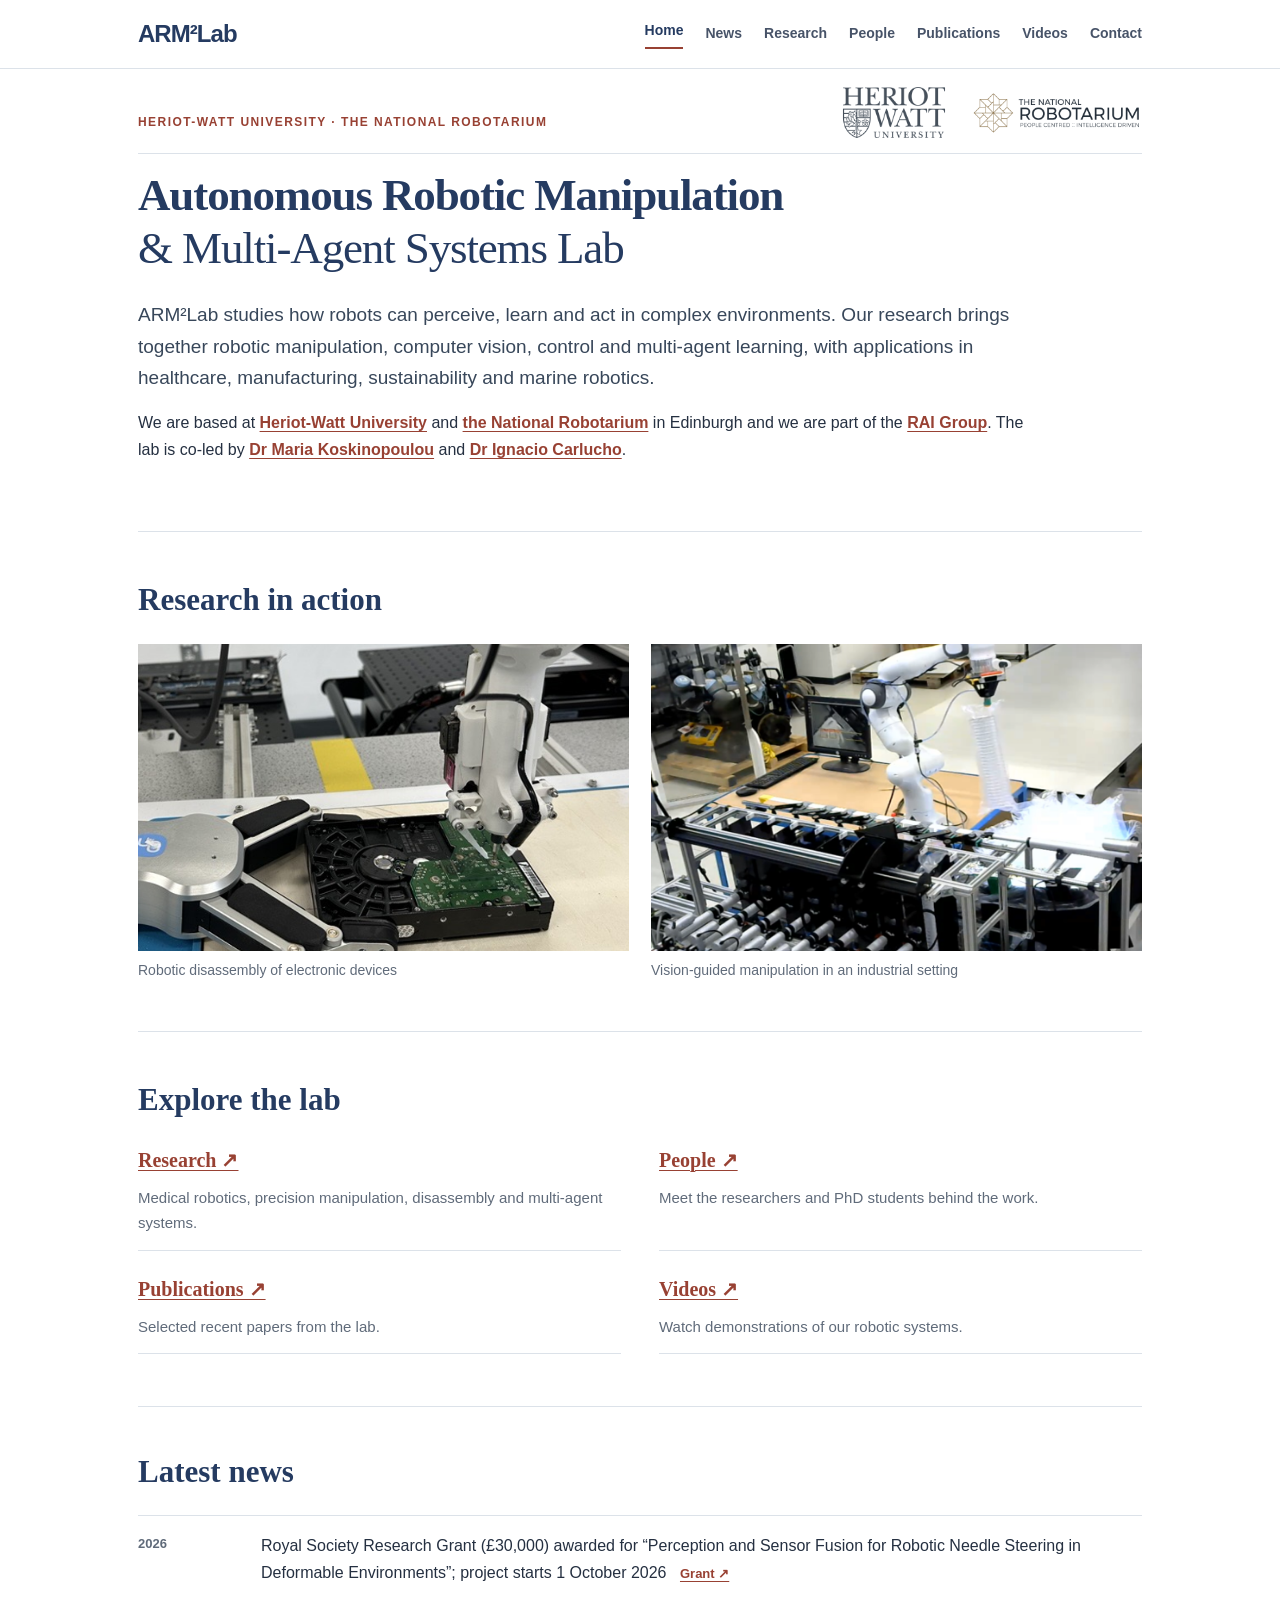
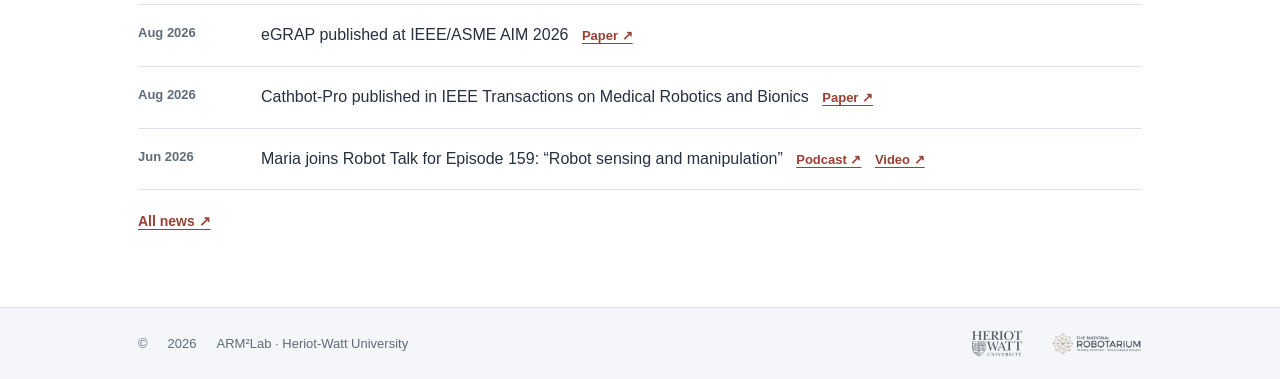
<file: index.html>
<!doctype html><html lang="en"><head><meta charset="utf-8"><meta name="viewport" content="width=device-width, initial-scale=1"><meta name="description" content="ARM²Lab, the Autonomous Robotic Manipulation and Multi-Agent Systems Lab at Heriot-Watt University and the National Robotarium."><link rel="stylesheet" href="style.css"><title>Home | ARM²Lab</title><style>
/* Keep the home-page affiliation row intact even when a browser caches an older style.css. */
.intro{max-width:none;padding-top:16px}.intro>p{max-width:890px}
.hero-meta{display:flex;align-items:flex-end;justify-content:space-between;gap:24px;border-bottom:1px solid #dce2e9;padding:0 0 13px;margin:0 0 15px}
.hero-meta .affiliation{margin:0 0 8px;white-space:nowrap}
.hero-meta .affiliation-logos{display:flex;align-items:center;gap:24px;margin:0;padding:0;border:0;flex:none}
.hero-meta .hwu-logo{height:55px;width:auto}.hero-meta .nr-logo{height:47px;width:auto}
.intro h1{font-size:clamp(33px,3.6vw,45px);max-width:930px;margin-bottom:25px}
@media(max-width:760px){.hero-meta{align-items:flex-start;flex-direction:column;gap:12px}.hero-meta .affiliation{white-space:normal;margin:0}.hero-meta .hwu-logo{height:45px}.hero-meta .nr-logo{height:39px}}
@media(max-width:650px){.intro{padding-top:18px}.hero-meta .affiliation-logos{gap:18px}.hero-meta .hwu-logo{height:40px}.hero-meta .nr-logo{height:35px}}
</style><link rel="icon" type="image/png" href="images/favicon.png"><meta property="og:type" content="website"><meta property="og:title" content="Home · ARM²Lab"><meta property="og:description" content="Research in robotic manipulation, computer vision and multi-agent systems at Heriot-Watt University and the National Robotarium."><meta property="og:url" content="https://kskmar.github.io/arm2lab/"><meta property="og:image" content="https://kskmar.github.io/arm2lab/images/social-preview.png"><meta property="og:image:width" content="1200"><meta property="og:image:height" content="630"><meta name="twitter:card" content="summary_large_image"></head><body><header class="site-header"><div class="container header-inner"><a class="brand" href="index.html">ARM²Lab</a><button class="menu-toggle" aria-label="Open menu" aria-expanded="false">☰</button><nav><a href="index.html" aria-current="page">Home</a><a href="news.html">News</a><a href="research.html">Research</a><a href="people.html">People</a><a href="publications.html">Publications</a><a href="videos.html">Videos</a><a href="contact.html">Contact</a></nav></div></header><main class="container"><section class="intro" id="home"><div class="hero-meta"><p class="affiliation">HERIOT-WATT UNIVERSITY · THE NATIONAL ROBOTARIUM</p><div class="affiliation-logos affiliation-line" aria-label="Heriot-Watt University and the National Robotarium"><a href="https://www.hw.ac.uk/" target="_blank" rel="noopener" aria-label="Heriot-Watt University"><img class="hwu-logo" src="images/heriot-watt-logo.png" alt="Heriot-Watt University"></a><a href="https://thenationalrobotarium.com/" target="_blank" rel="noopener" aria-label="The National Robotarium"><img class="nr-logo" src="images/national-robotarium-logo.png" alt="The National Robotarium"></a></div></div><h1>Autonomous Robotic Manipulation<br><span>&amp; Multi-Agent Systems Lab</span></h1><p class="intro-text">ARM²Lab studies how robots can perceive, learn and act in complex environments. Our research brings together robotic manipulation, computer vision, control and multi-agent learning, with applications in healthcare, manufacturing, sustainability and marine robotics.</p><p>We are based at <a href="https://www.hw.ac.uk/" target="_blank" rel="noopener">Heriot-Watt University</a> and <a href="https://thenationalrobotarium.com/" target="_blank" rel="noopener">the National Robotarium</a> in Edinburgh and we are part of the <a href="https://rai.site.hw.ac.uk/" target="_blank" rel="noopener">RAI Group</a>. The lab is co-led by <a href="https://researchportal.hw.ac.uk/en/persons/maria-koskinopoulou/" target="_blank" rel="noopener">Dr Maria Koskinopoulou</a> and <a href="https://researchportal.hw.ac.uk/en/persons/ignacio-carlucho/" target="_blank" rel="noopener">Dr Ignacio Carlucho</a>.</p></section><section class="home-gallery" aria-labelledby="lab-work-title"><h2 id="lab-work-title">Research in action</h2><div class="home-gallery-grid"><figure><img src="images/disassembly-lab.png" alt="Robotic tooling arm working on an electronic device" loading="lazy"><figcaption>Robotic disassembly of electronic devices</figcaption></figure><figure><img src="images/industrial-robotics-lab.png" alt="Robotic arm working alongside an industrial conveyor setup" loading="lazy"><figcaption>Vision-guided manipulation in an industrial setting</figcaption></figure></div></section><section class="home-links"><h2>Explore the lab</h2><div class="research-grid"><article><h3><a href="research.html">Research ↗</a></h3><p>Medical robotics, precision manipulation, disassembly and multi-agent systems.</p></article><article><h3><a href="people.html">People ↗</a></h3><p>Meet the researchers and PhD students behind the work.</p></article><article><h3><a href="publications.html">Publications ↗</a></h3><p>Selected recent papers from the lab.</p></article><article><h3><a href="videos.html">Videos ↗</a></h3><p>Watch demonstrations of our robotic systems.</p></article></div></section><section class="section"><h2>Latest news</h2><div id="news-list" class="news-list"></div><p class="more-link"><a href="news.html">All news ↗</a></p></section></main><footer><div class="container">© <span id="year"></span> ARM²Lab · Heriot-Watt University</div></footer><script src="data.js"></script><script src="script.js"></script></body></html>
</file>
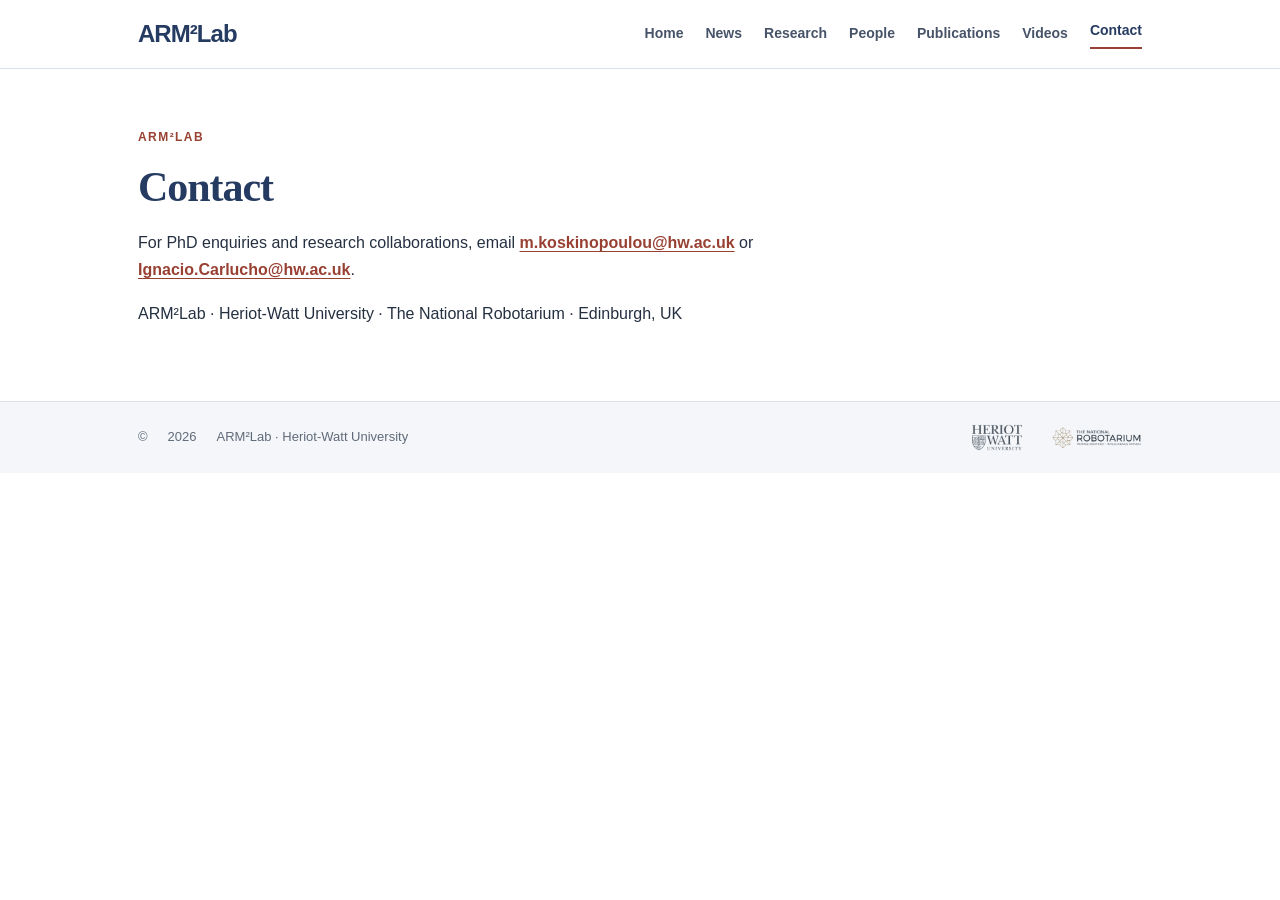
<file: contact.html>
<!doctype html><html lang="en"><head><meta charset="utf-8"><meta name="viewport" content="width=device-width, initial-scale=1"><meta name="description" content="ARM²Lab, the Autonomous Robotic Manipulation and Multi-Agent Systems Lab at Heriot-Watt University and the National Robotarium."><link rel="stylesheet" href="style.css"><title>Contact | ARM²Lab</title><link rel="icon" type="image/png" href="images/favicon.png"><meta property="og:type" content="website"><meta property="og:title" content="Contact · ARM²Lab"><meta property="og:description" content="Research in robotic manipulation, computer vision and multi-agent systems at Heriot-Watt University and the National Robotarium."><meta property="og:url" content="https://kskmar.github.io/arm2lab/contact.html"><meta property="og:image" content="https://kskmar.github.io/arm2lab/images/social-preview.png"><meta property="og:image:width" content="1200"><meta property="og:image:height" content="630"><meta name="twitter:card" content="summary_large_image"></head><body><header class="site-header"><div class="container header-inner"><a class="brand" href="index.html">ARM²Lab</a><button class="menu-toggle" aria-label="Open menu" aria-expanded="false">☰</button><nav><a href="index.html">Home</a><a href="news.html">News</a><a href="research.html">Research</a><a href="people.html">People</a><a href="publications.html">Publications</a><a href="videos.html">Videos</a><a href="contact.html" aria-current="page">Contact</a></nav></div></header><main class="container"><div class="page-title"><p class="affiliation">ARM²LAB</p><h1>Contact</h1></div><section class="section contact" id="contact"><p>For PhD enquiries and research collaborations, email <a href="mailto:m.koskinopoulou@hw.ac.uk">m.koskinopoulou@hw.ac.uk</a> or <a href="mailto:Ignacio.Carlucho@hw.ac.uk">Ignacio.Carlucho@hw.ac.uk</a>.</p><p>ARM²Lab · Heriot-Watt University · The National Robotarium · Edinburgh, UK</p></section></main><footer><div class="container">© <span id="year"></span> ARM²Lab · Heriot-Watt University</div></footer><script src="data.js"></script><script src="script.js"></script></body></html>
</file>
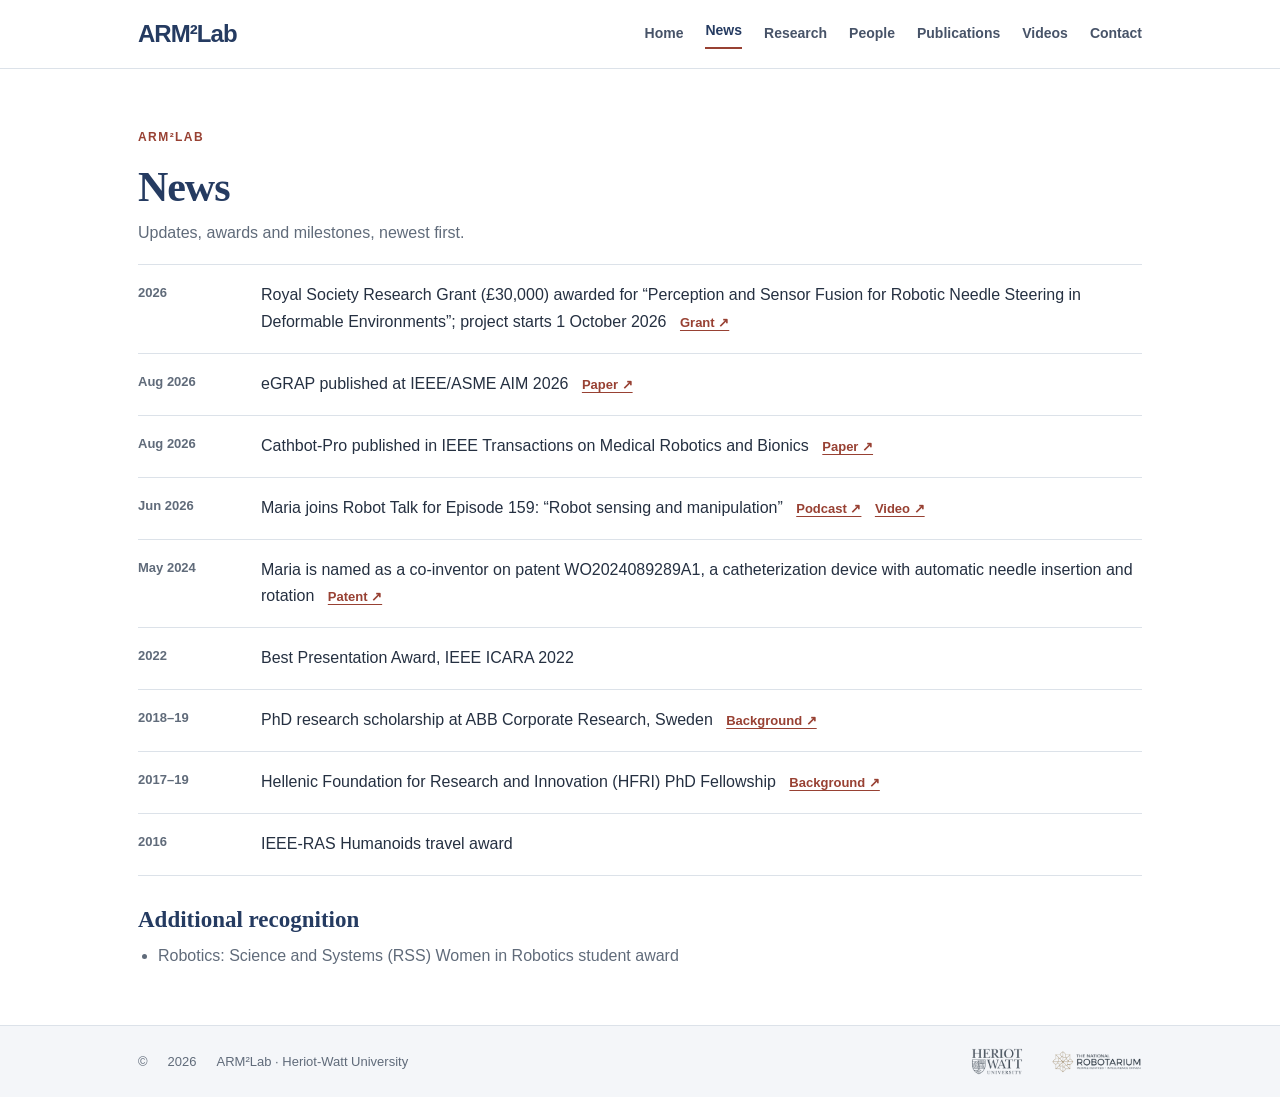
<file: news.html>
<!doctype html><html lang="en"><head><meta charset="utf-8"><meta name="viewport" content="width=device-width, initial-scale=1"><meta name="description" content="ARM²Lab, the Autonomous Robotic Manipulation and Multi-Agent Systems Lab at Heriot-Watt University and the National Robotarium."><link rel="stylesheet" href="style.css"><title>News | ARM²Lab</title><link rel="icon" type="image/png" href="images/favicon.png"><meta property="og:type" content="website"><meta property="og:title" content="News · ARM²Lab"><meta property="og:description" content="Research in robotic manipulation, computer vision and multi-agent systems at Heriot-Watt University and the National Robotarium."><meta property="og:url" content="https://kskmar.github.io/arm2lab/news.html"><meta property="og:image" content="https://kskmar.github.io/arm2lab/images/social-preview.png"><meta property="og:image:width" content="1200"><meta property="og:image:height" content="630"><meta name="twitter:card" content="summary_large_image"></head><body><header class="site-header"><div class="container header-inner"><a class="brand" href="index.html">ARM²Lab</a><button class="menu-toggle" aria-label="Open menu" aria-expanded="false">☰</button><nav><a href="index.html">Home</a><a href="news.html" aria-current="page">News</a><a href="research.html">Research</a><a href="people.html">People</a><a href="publications.html">Publications</a><a href="videos.html">Videos</a><a href="contact.html">Contact</a></nav></div></header><main class="container"><div class="page-title"><p class="affiliation">ARM²LAB</p><h1>News</h1></div><section class="section" id="news"><p class="section-lead">Updates, awards and milestones, newest first.</p><div id="news-list" class="news-list"></div><div class="undated-honours"><h2>Additional recognition</h2><ul id="honours-list"></ul></div></section></main><footer><div class="container">© <span id="year"></span> ARM²Lab · Heriot-Watt University</div></footer><script src="data.js"></script><script src="script.js"></script></body></html>
</file>
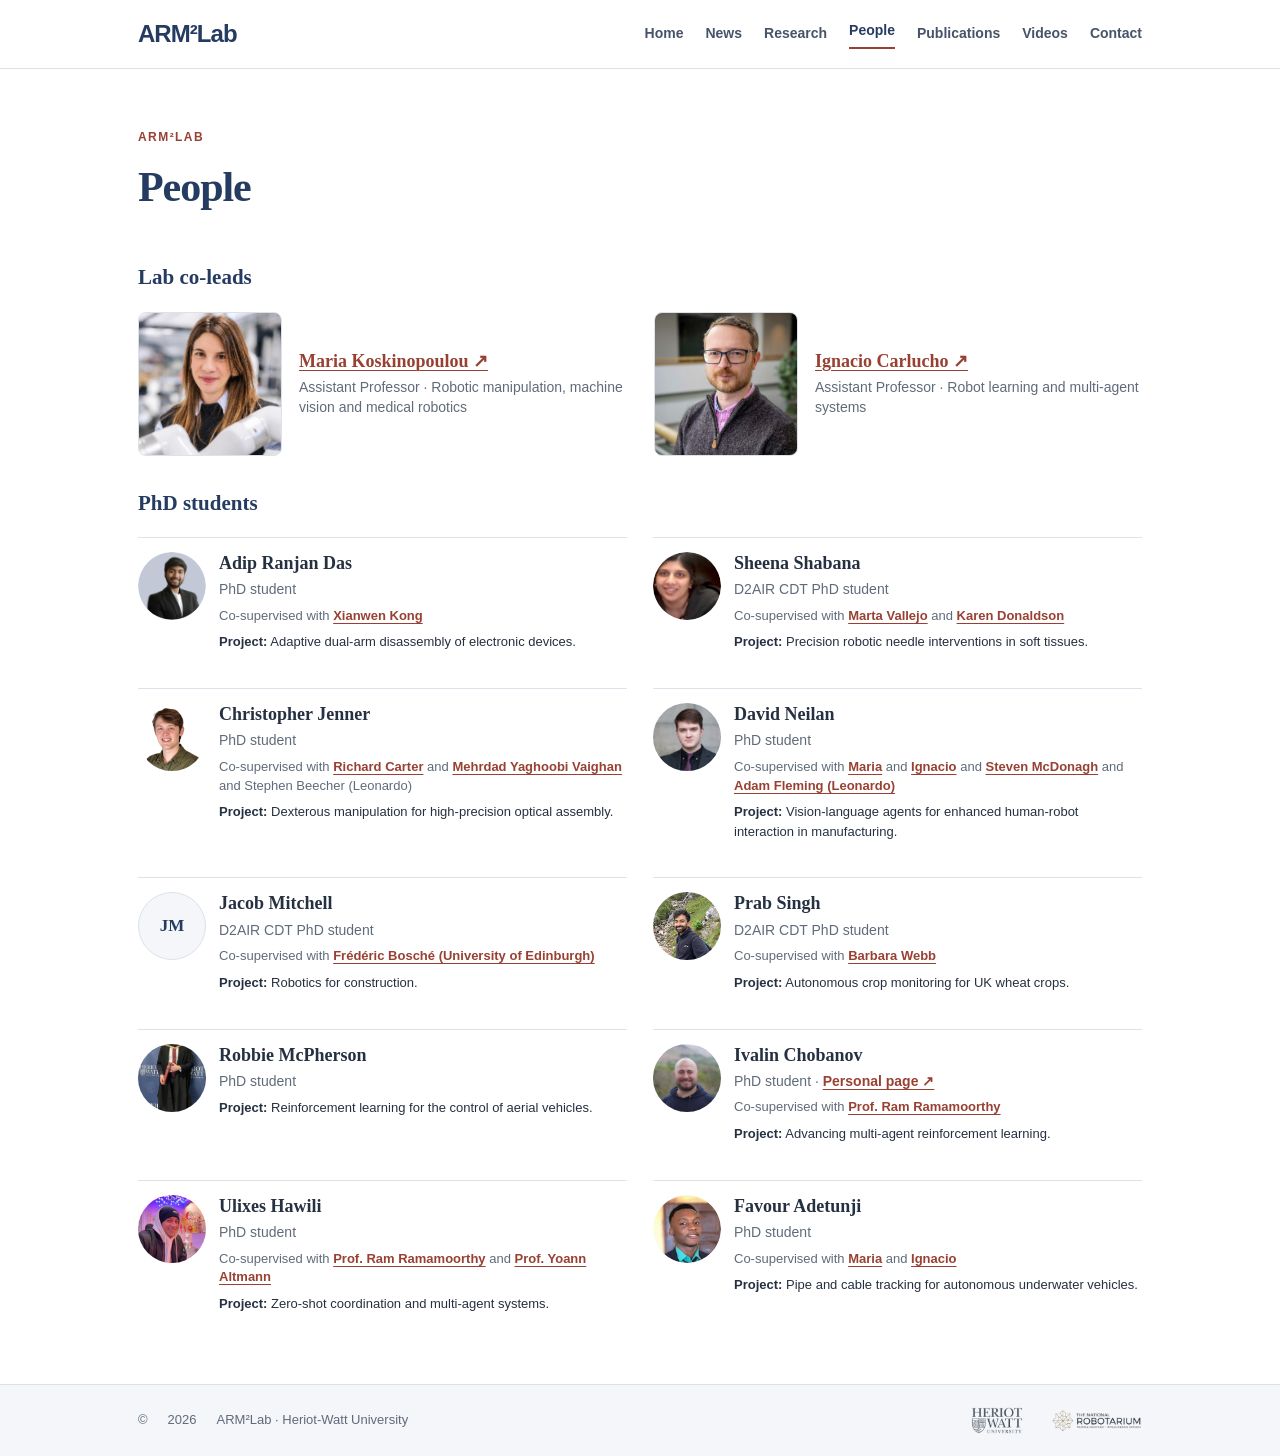
<file: people.html>
<!doctype html><html lang="en"><head><meta charset="utf-8"><meta name="viewport" content="width=device-width, initial-scale=1"><meta name="description" content="ARM²Lab, the Autonomous Robotic Manipulation and Multi-Agent Systems Lab at Heriot-Watt University and the National Robotarium."><link rel="stylesheet" href="style.css"><title>People | ARM²Lab</title><link rel="icon" type="image/png" href="images/favicon.png"><meta property="og:type" content="website"><meta property="og:title" content="People · ARM²Lab"><meta property="og:description" content="Research in robotic manipulation, computer vision and multi-agent systems at Heriot-Watt University and the National Robotarium."><meta property="og:url" content="https://kskmar.github.io/arm2lab/people.html"><meta property="og:image" content="https://kskmar.github.io/arm2lab/images/social-preview.png"><meta property="og:image:width" content="1200"><meta property="og:image:height" content="630"><meta name="twitter:card" content="summary_large_image"></head><body><header class="site-header"><div class="container header-inner"><a class="brand" href="index.html">ARM²Lab</a><button class="menu-toggle" aria-label="Open menu" aria-expanded="false">☰</button><nav><a href="index.html">Home</a><a href="news.html">News</a><a href="research.html">Research</a><a href="people.html" aria-current="page">People</a><a href="publications.html">Publications</a><a href="videos.html">Videos</a><a href="contact.html">Contact</a></nav></div></header><main class="container"><div class="page-title"><p class="affiliation">ARM²LAB</p><h1>People</h1></div><section class="section" id="people"><h3 class="group-heading">Lab co-leads</h3><div class="leaders"><article class="leader"><img class="portrait leader-photo maria-photo" src="images/maria-koskinopoulou.jpg" alt="Maria Koskinopoulou" loading="lazy"><div><h4><a href="https://researchportal.hw.ac.uk/en/persons/maria-koskinopoulou/" target="_blank" rel="noopener">Maria Koskinopoulou ↗</a></h4><p>Assistant Professor · Robotic manipulation, machine vision and medical robotics</p></div></article><article class="leader"><img class="portrait leader-photo ignacio-photo" src="images/ignacio-carlucho.jpeg" alt="Ignacio Carlucho" loading="lazy"><div><h4><a href="https://researchportal.hw.ac.uk/en/persons/ignacio-carlucho/" target="_blank" rel="noopener">Ignacio Carlucho ↗</a></h4><p>Assistant Professor · Robot learning and multi-agent systems</p></div></article></div><h3 class="group-heading">PhD students</h3><div id="member-list" class="member-grid"></div></section></main><footer><div class="container">© <span id="year"></span> ARM²Lab · Heriot-Watt University</div></footer><script src="data.js"></script><script src="script.js"></script></body></html>
</file>
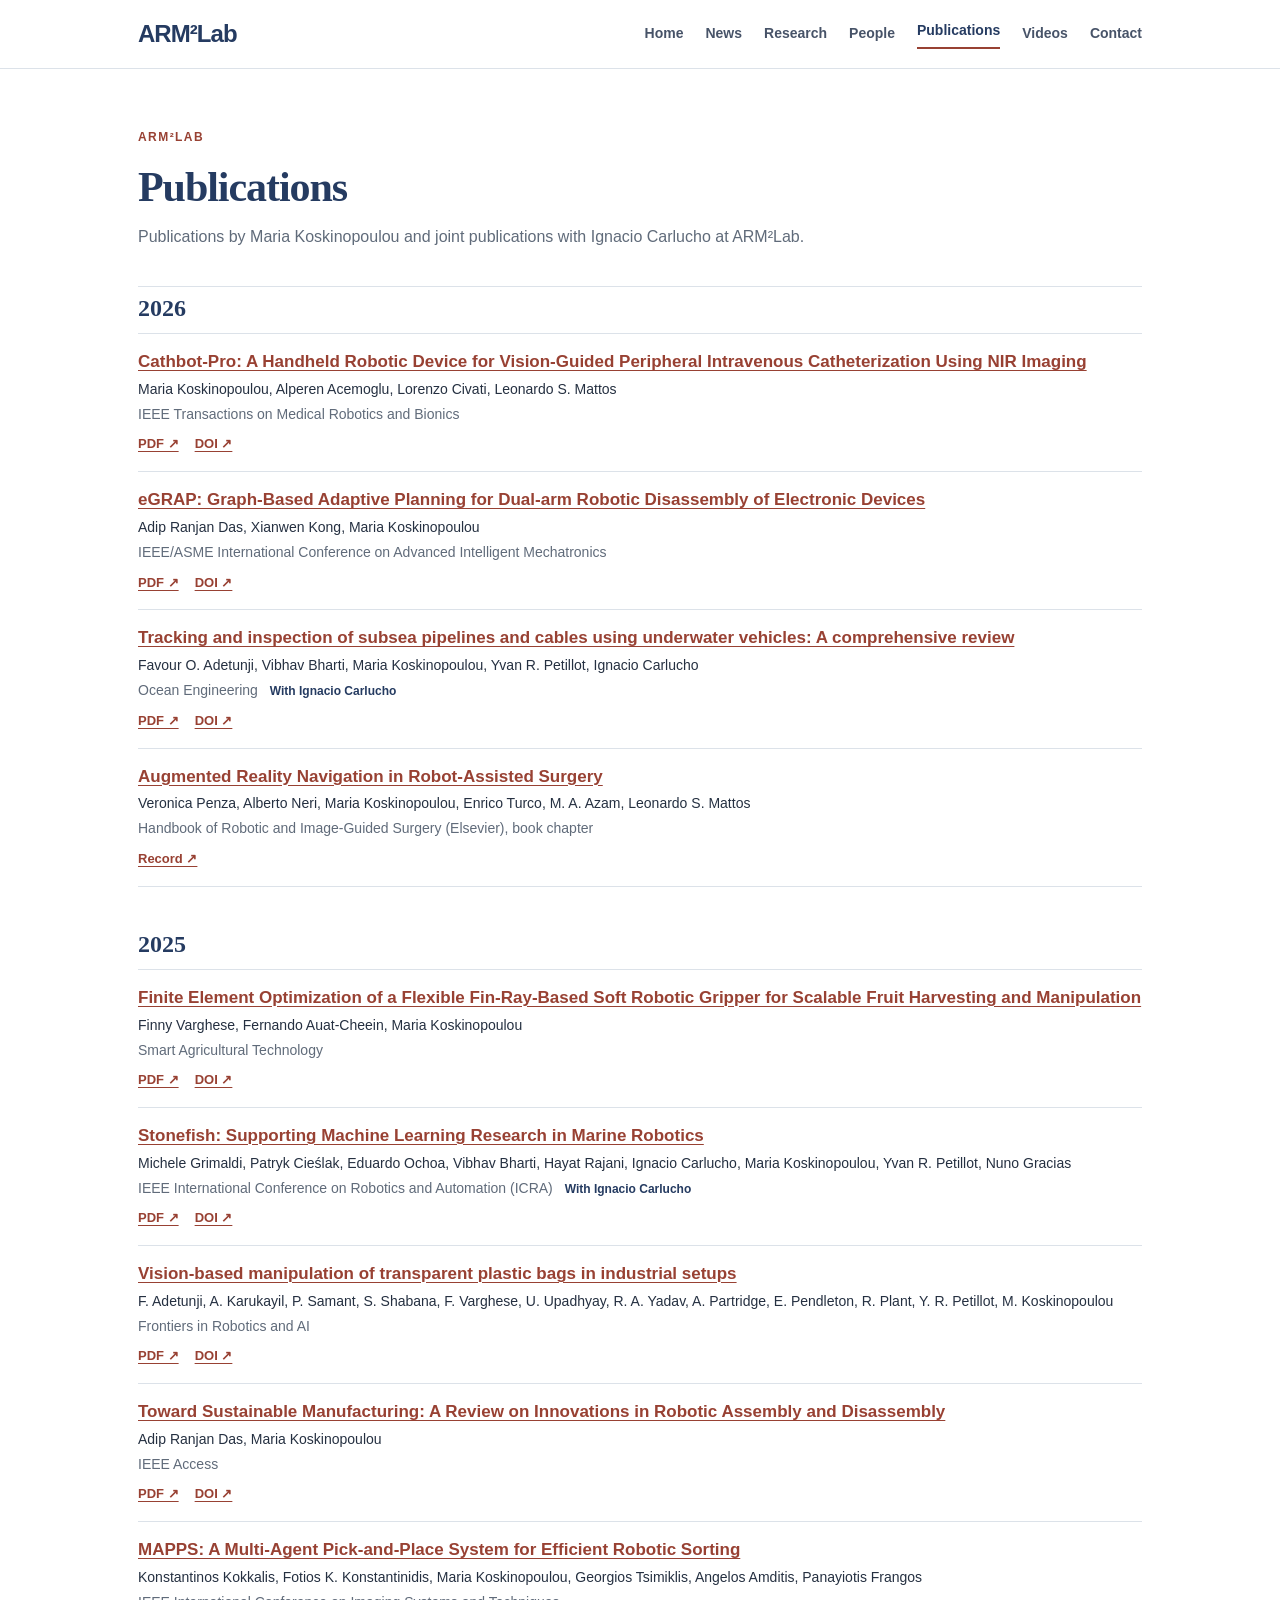
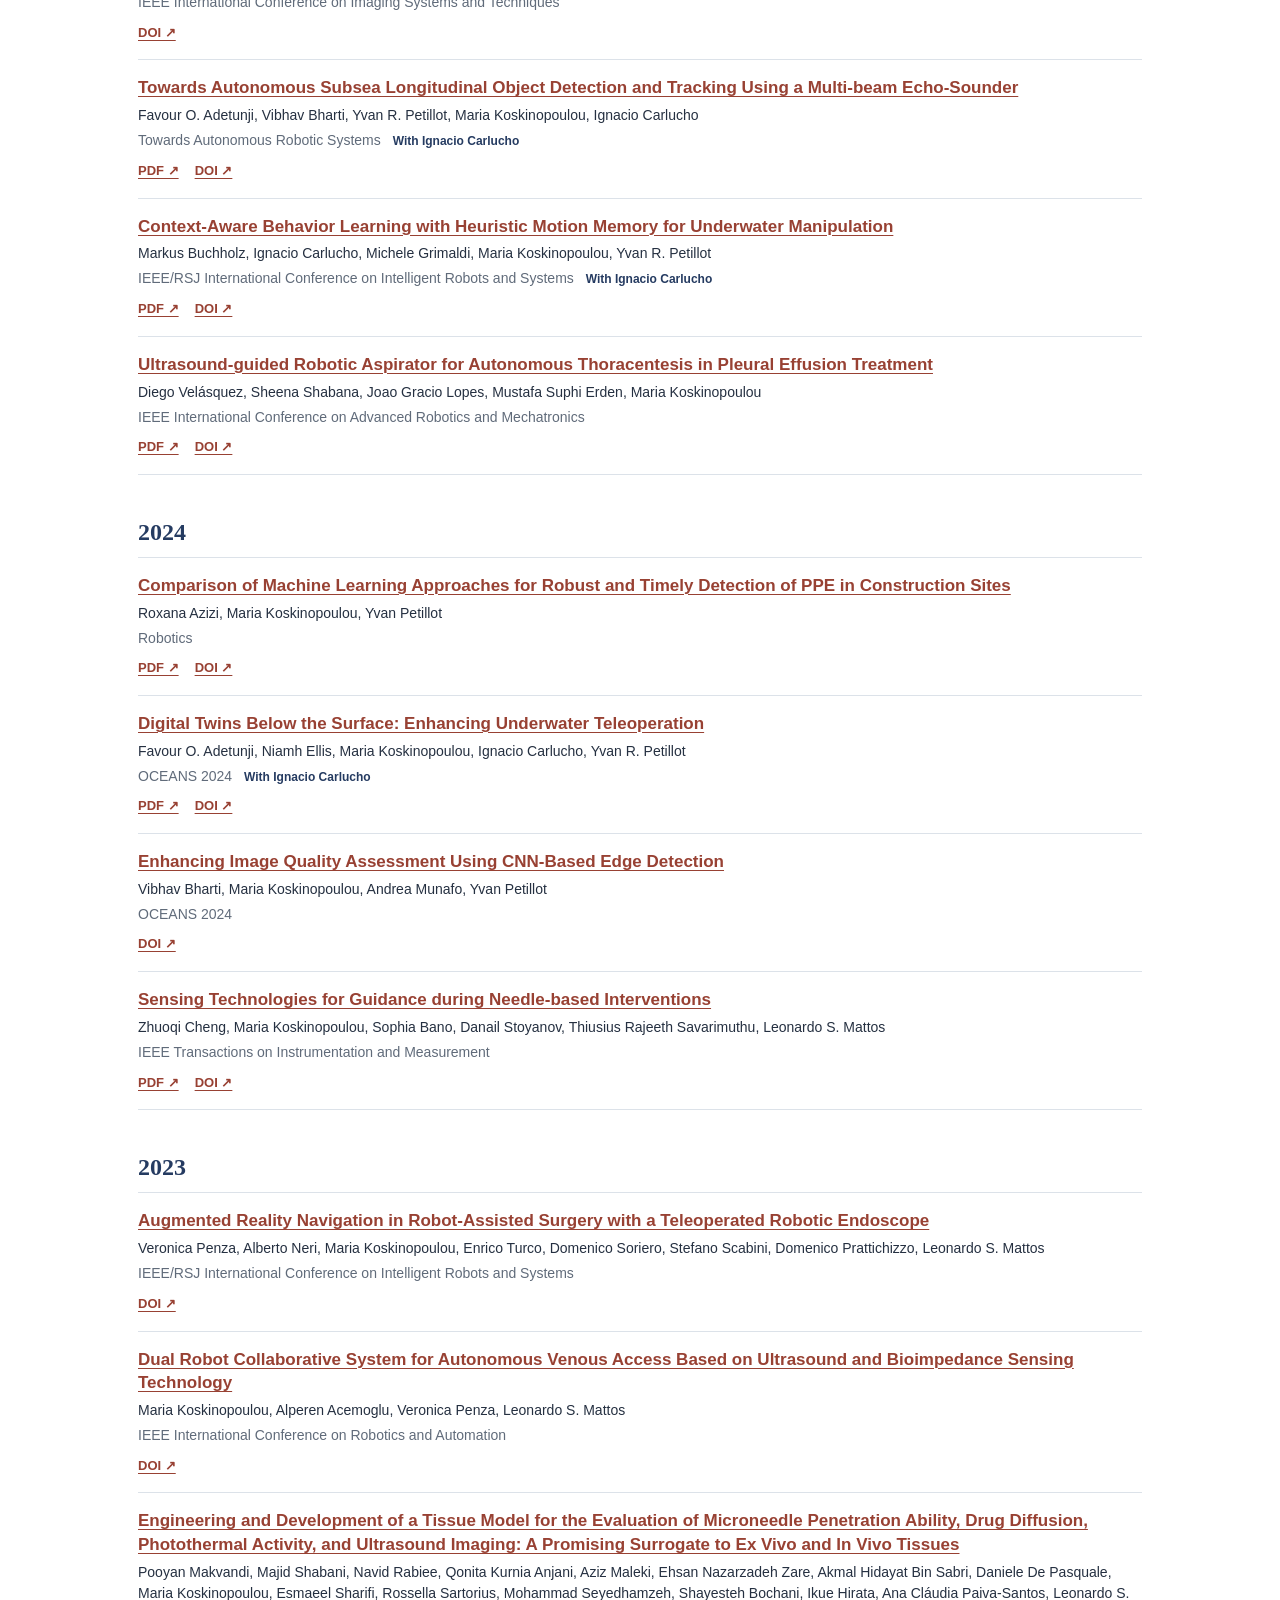
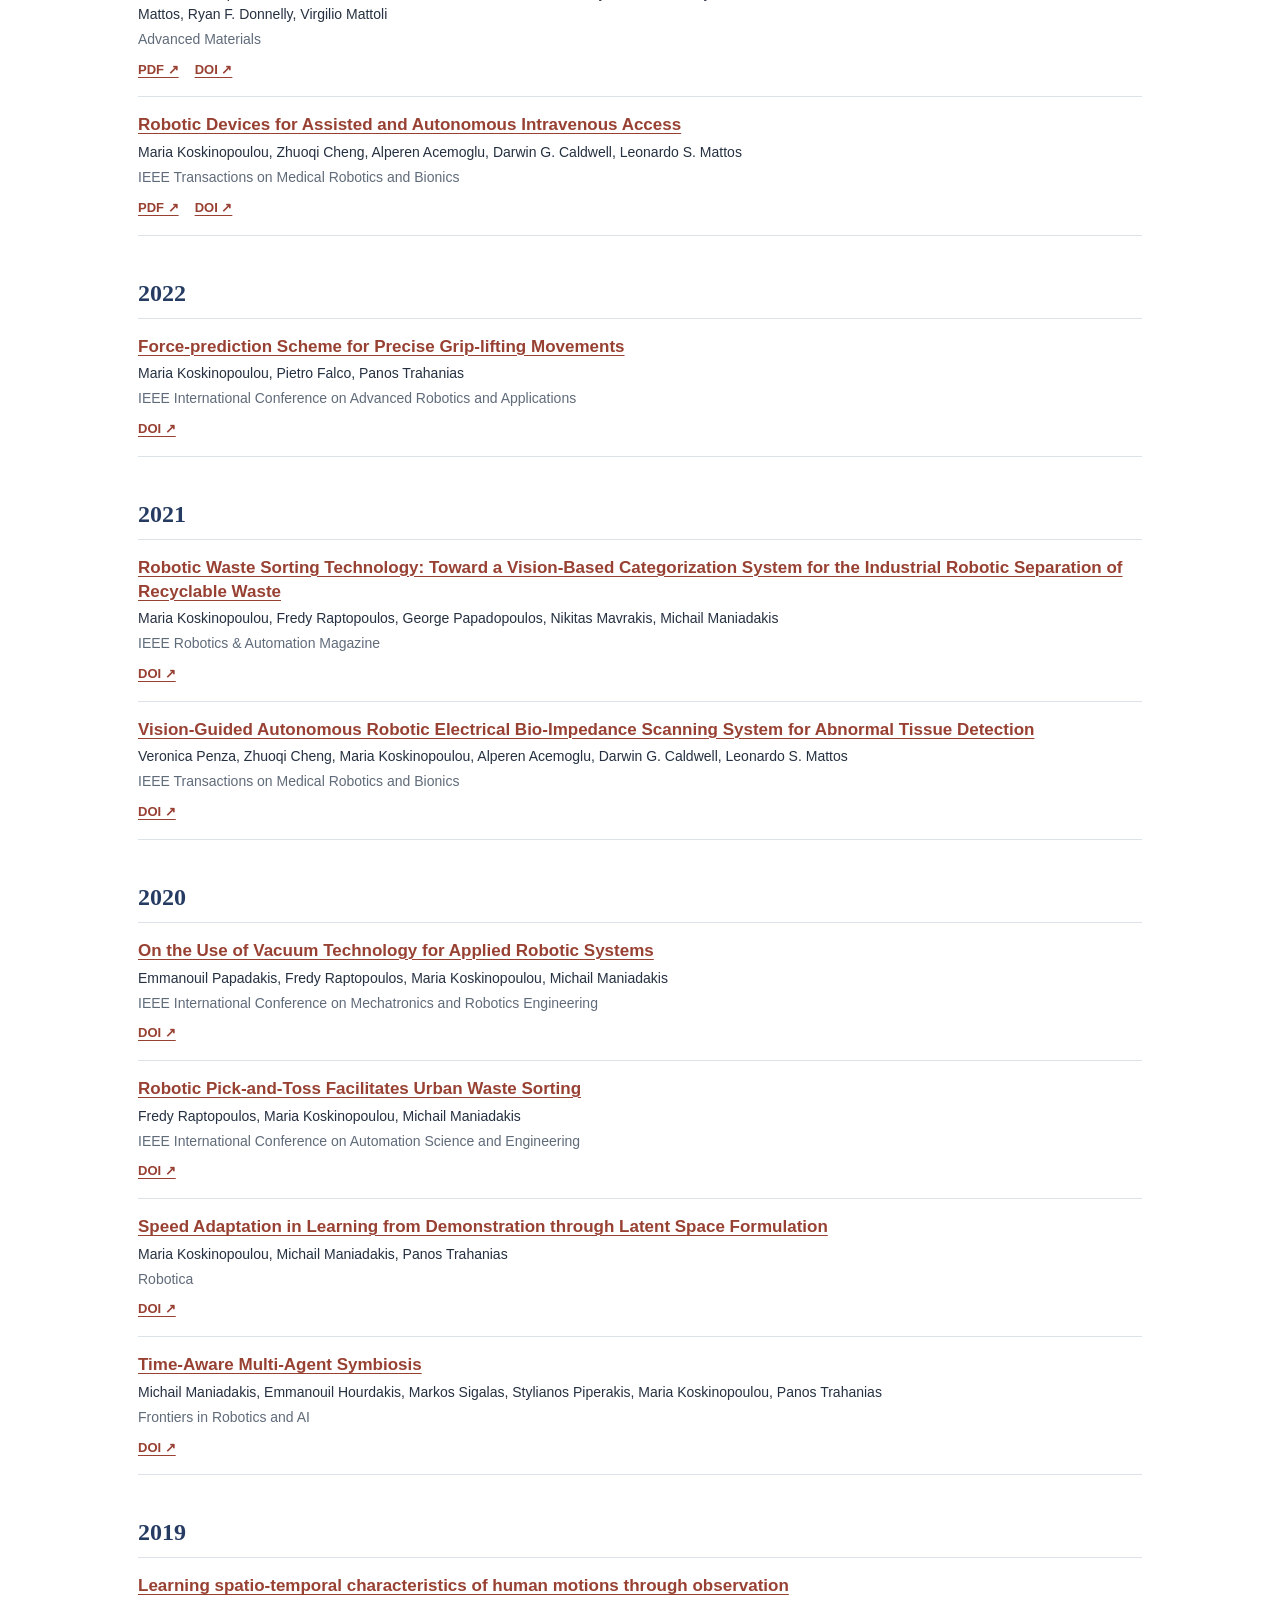
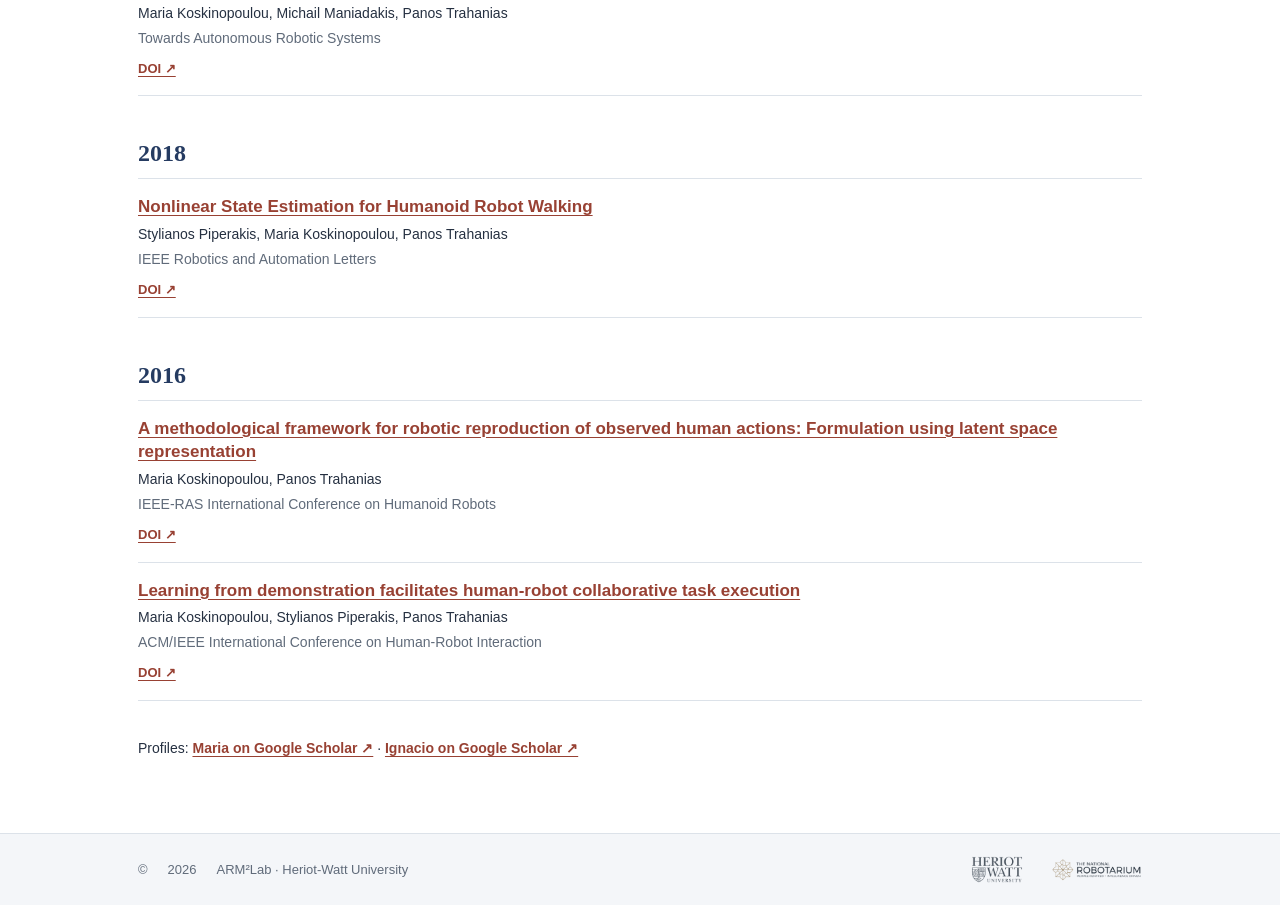
<file: publications.html>
<!doctype html><html lang="en"><head><meta charset="utf-8"><meta name="viewport" content="width=device-width, initial-scale=1"><meta name="description" content="Publications by Maria Koskinopoulou and joint publications with Ignacio Carlucho at ARM²Lab."><link rel="stylesheet" href="style.css"><title>Publications | ARM²Lab</title><link rel="icon" type="image/png" href="images/favicon.png"><meta property="og:type" content="website"><meta property="og:title" content="Publications · ARM²Lab"><meta property="og:description" content="Research in robotic manipulation, computer vision and multi-agent systems at Heriot-Watt University and the National Robotarium."><meta property="og:url" content="https://kskmar.github.io/arm2lab/publications.html"><meta property="og:image" content="https://kskmar.github.io/arm2lab/images/social-preview.png"><meta property="og:image:width" content="1200"><meta property="og:image:height" content="630"><meta name="twitter:card" content="summary_large_image"></head><body><header class="site-header"><div class="container header-inner"><a class="brand" href="index.html">ARM²Lab</a><button class="menu-toggle" aria-label="Open menu" aria-expanded="false">☰</button><nav><a href="index.html">Home</a><a href="news.html">News</a><a href="research.html">Research</a><a href="people.html">People</a><a href="publications.html" aria-current="page">Publications</a><a href="videos.html">Videos</a><a href="contact.html">Contact</a></nav></div></header><main class="container"><div class="page-title"><p class="affiliation">ARM²LAB</p><h1>Publications</h1><p class="publication-intro">Publications by Maria Koskinopoulou and joint publications with Ignacio Carlucho at ARM²Lab.</p></div><section class="section" id="publications"><div id="paper-list" class="paper-list"></div><p class="more-link">Profiles: <a href="https://scholar.google.com/citations?user=nwM4S70AAAAJ" target="_blank" rel="noopener">Maria on Google Scholar ↗</a> · <a href="https://scholar.google.com/citations?user=GTsgFVMAAAAJ" target="_blank" rel="noopener">Ignacio on Google Scholar ↗</a></p></section></main><footer><div class="container">© <span id="year"></span> ARM²Lab · Heriot-Watt University</div></footer><script src="data.js"></script><script src="script.js"></script></body></html>
</file>
<file: style.css>
:root{--text:#253041;--muted:#606b7a;--navy:#253b61;--blue:#3568a4;--border:#dce2e9;--light:#f4f6f9}*{box-sizing:border-box}html{scroll-behavior:smooth}body{margin:0;background:#fff;color:var(--text);font:16px/1.68 -apple-system,BlinkMacSystemFont,"Segoe UI",Roboto,Arial,sans-serif}a{color:var(--blue);text-decoration:none}a:hover{text-decoration:underline}.container{max-width:1060px;margin:0 auto;padding:0 28px}.site-header{background:#fff;border-bottom:1px solid var(--border);position:sticky;top:0;z-index:10}.header-inner{display:flex;align-items:center;justify-content:space-between;min-height:68px;gap:22px}.brand{font-size:24px;font-weight:700;color:var(--navy);letter-spacing:-.04em;white-space:nowrap}.brand:hover{text-decoration:none}nav{display:flex;gap:22px;align-items:center}nav a{font-size:14px;color:#475368}nav a:hover{color:var(--blue)}.menu-toggle{display:none}.intro{padding:74px 0 50px;max-width:890px}.affiliation{font-size:12px;letter-spacing:.12em;font-weight:700;color:var(--blue);margin:0 0 16px}h1,h2,h3,h4{font-family:Georgia,"Times New Roman",serif;font-weight:600}h1{font-size:clamp(33px,4.2vw,54px);line-height:1.17;letter-spacing:-.025em;color:var(--navy);margin:0 0 28px}h1 span{font-weight:400}p{margin:0 0 17px}.intro-text{font-size:19px;line-height:1.65;color:#38475a}.section{border-top:1px solid var(--border);padding:46px 0 56px;scroll-margin-top:75px}.section h2{font-size:31px;line-height:1.25;color:var(--navy);margin:0 0 23px}.section-lead{color:var(--muted);margin-top:-10px}.news-list,.paper-list{border-top:1px solid var(--border)}.news-item,.paper{display:grid;grid-template-columns:105px 1fr;gap:18px;padding:17px 0;border-bottom:1px solid var(--border)}.news-item time,.paper-year{font-size:13px;font-weight:700;color:var(--muted)}.news-item p,.paper p{margin:0}.research-grid{display:grid;grid-template-columns:repeat(2,1fr);gap:22px 38px;margin-top:26px}.research-grid article{padding:0 0 14px;border-bottom:1px solid var(--border)}.research-grid h3{font-size:20px;color:var(--navy);margin:0 0 8px}.research-grid p{color:var(--muted);font-size:15px;margin:0}.group-heading{font-size:21px;color:var(--navy);margin:30px 0 16px}.leaders{display:grid;grid-template-columns:repeat(2,1fr);gap:28px}.leader{display:flex;align-items:center;gap:17px}.portrait{width:96px;height:96px;flex:none;object-fit:cover;border-radius:50%;background:var(--light)}.initials{display:grid;place-items:center;font:600 25px Georgia,serif;color:var(--navy);border:1px solid var(--border)}.leader h4,.member h4{font-size:18px;line-height:1.25;margin:0 0 5px}.leader p,.member p{color:var(--muted);font-size:14px;line-height:1.45;margin:0}.member-grid{display:grid;grid-template-columns:repeat(3,1fr);gap:22px 26px}.member{display:flex;align-items:center;gap:13px;padding:14px 0;border-top:1px solid var(--border)}.member .portrait{width:68px;height:68px}.member .initials{font-size:17px}.paper{grid-template-columns:60px 1fr}.paper h3{font:600 17px/1.4 -apple-system,BlinkMacSystemFont,"Segoe UI",Roboto,Arial,sans-serif;margin:0 0 4px}.paper p{font-size:14px;color:var(--muted)}.more-link{margin-top:20px;font-size:14px}.video-list{display:grid;grid-template-columns:repeat(3,1fr);gap:18px}.video-item{border:1px solid var(--border);background:var(--light);padding:18px;min-height:125px}.video-item small{font-size:11px;color:var(--muted);text-transform:uppercase;letter-spacing:.08em}.video-item h3{font-size:18px;line-height:1.3;margin:12px 0 0}.contact p{max-width:780px}footer{background:var(--light);border-top:1px solid var(--border);padding:22px 0;color:var(--muted);font-size:13px}@media(max-width:850px){nav{gap:12px}nav a{font-size:12px}.member-grid{grid-template-columns:repeat(2,1fr)}}@media(max-width:650px){.container{padding:0 20px}.header-inner{min-height:62px}.menu-toggle{display:block;background:transparent;border:0;font-size:24px;color:var(--navy);cursor:pointer}nav{display:none;position:absolute;top:62px;left:0;right:0;padding:10px 20px 18px;background:white;border-bottom:1px solid var(--border);flex-direction:column;align-items:stretch;gap:0}nav.open{display:flex}nav a{padding:9px 0;font-size:15px}.intro{padding:50px 0 34px}h1{font-size:36px}.section{padding:36px 0 44px}.research-grid,.leaders,.member-grid,.video-list{grid-template-columns:1fr}.news-item{grid-template-columns:85px 1fr;gap:8px}.member{padding:10px 0}}

nav a[aria-current="page"]{color:var(--navy);font-weight:700;border-bottom:2px solid var(--blue);padding-bottom:4px}.page-title{padding:58px 0 18px}.page-title h1{margin:0;font-size:42px}.page-title+.section{border-top:0;padding-top:0}.home-links{border-top:1px solid var(--border);padding:42px 0 52px}.home-links h2{font-size:31px;color:var(--navy);margin:0 0 18px}.home-links .research-grid{margin-top:0}@media(max-width:650px){nav a[aria-current="page"]{border:0}.page-title{padding:40px 0 12px}}

.publication-intro{max-width:750px;color:var(--muted);margin-top:12px}.publication-year{margin:0 0 36px}.publication-year>h2{font:600 24px Georgia,serif;color:var(--navy);margin:0;padding:8px 0 11px;border-bottom:1px solid var(--border)}.publication-year .paper{display:block;padding:16px 0}.publication-year .paper h3{margin:0 0 5px}.shared-badge{display:inline-block;margin-left:8px;color:var(--navy);font-size:12px;font-weight:600}.paper-links{display:flex;gap:16px;margin-top:7px;font-size:13px;font-weight:600}.paper-links a{white-space:nowrap}
.publication-year .paper .paper-authors{color:var(--text);font-size:14px;line-height:1.5;margin:0 0 3px}
.video-list{display:grid;grid-template-columns:repeat(2,minmax(0,1fr));gap:28px}.video-card{border:1px solid var(--border);background:#fff}.video-frame{position:relative;aspect-ratio:16/9;background:#17243b;overflow:hidden}.video-frame iframe,.video-play{width:100%;height:100%;border:0}.video-play{display:block;position:relative;background:#17243b;padding:0;cursor:pointer}.video-play img{width:100%;height:100%;object-fit:cover;display:block;opacity:.91;transition:transform .25s,opacity .25s}.video-play:hover img,.video-play:focus-visible img{transform:scale(1.04);opacity:1}.play-symbol{position:absolute;left:50%;top:50%;transform:translate(-50%,-50%);display:grid;place-items:center;width:66px;height:48px;border-radius:13px;background:#cf2434;color:white;font-size:22px;padding-left:3px;box-shadow:0 5px 20px #0006}.video-caption{padding:18px 20px 22px}.video-label{font-size:11px;font-weight:700;letter-spacing:.1em;text-transform:uppercase;color:var(--blue)}.video-caption h3{font-size:21px;line-height:1.3;color:var(--navy);margin:6px 0 10px}.video-caption a{font-size:13px;font-weight:600}@media(max-width:650px){.video-list{grid-template-columns:1fr;gap:20px}}
.research-grid article{display:flex;flex-direction:column}.research-video{margin-top:15px}.research-video .video-frame{border:1px solid var(--border)}.research-grid .research-video-title{color:var(--text);font-weight:600;font-size:14px;line-height:1.4;margin:10px 0 3px}.research-video>a{font-size:13px;font-weight:600}
.affiliation-logos{display:flex;align-items:center;gap:34px;margin-top:28px;padding-top:24px;border-top:1px solid var(--border)}.affiliation-logos a,.footer-logos a{display:inline-flex;align-items:center}.affiliation-logos img{display:block;width:auto;object-fit:contain;max-width:100%}.affiliation-logos .hwu-logo{height:49px}.affiliation-logos .nr-logo{height:44px}.footer-logos{display:flex;align-items:center;gap:28px;margin-bottom:17px}.footer-logos img{display:block;width:auto;height:27px;max-width:100%;object-fit:contain}.footer-logos a:last-child img{height:25px}@media(max-width:650px){.affiliation-logos{gap:18px;flex-wrap:wrap}.affiliation-logos .hwu-logo{height:37px}.affiliation-logos .nr-logo{height:35px}.footer-logos{gap:17px;flex-wrap:wrap}.footer-logos img{height:22px}.footer-logos a:last-child img{height:20px}}
.leader .leader-photo{width:112px;height:112px;object-fit:cover;border:1px solid var(--border)}.leader .maria-photo{object-position:50% 31%}.leader .ignacio-photo{object-position:50% 28%}@media(max-width:650px){.leader .leader-photo{width:96px;height:96px}}
.home-gallery{border-top:1px solid var(--border);padding:42px 0 48px}.home-gallery h2{font-size:31px;color:var(--navy);margin:0 0 18px}.home-gallery-grid{display:grid;grid-template-columns:repeat(2,minmax(0,1fr));gap:22px}.home-gallery figure{margin:0}.home-gallery img{display:block;width:100%;aspect-ratio:1.6;object-fit:cover;background:var(--light)}.home-gallery figcaption{font-size:14px;color:var(--muted);margin-top:8px}.news-video-link{display:inline-block;margin-left:12px;font-size:13px;font-weight:600}.undated-honours{padding-top:30px}.undated-honours h2{font-size:23px;margin:0 0 8px}.undated-honours ul{margin:0;padding-left:20px;color:var(--muted)}@media(max-width:650px){.home-gallery-grid{grid-template-columns:1fr}.news-video-link{margin-left:0;display:block}}
.intro{padding-top:46px}.intro h1{font-size:clamp(33px,3.6vw,45px);max-width:930px}.intro>.affiliation-logos{border:0;margin:0 0 30px;padding:0;gap:32px}.intro>.affiliation-logos .hwu-logo{height:64px}.intro>.affiliation-logos .nr-logo{height:58px}.leader .leader-photo{width:144px;height:144px;border-radius:8px;object-fit:cover}.leader .maria-photo{object-position:50% 29%}.leader .ignacio-photo{object-position:50% 24%}@media(max-width:650px){.intro{padding-top:34px}.intro>.affiliation-logos{gap:20px;margin-bottom:26px}.intro>.affiliation-logos .hwu-logo{height:48px}.intro>.affiliation-logos .nr-logo{height:43px}.leader .leader-photo{width:116px;height:116px}}
:root{--blue:#984133}main a{font-weight:600;text-decoration:underline;text-decoration-thickness:1px;text-underline-offset:3px}main a:hover{color:#672b2c}nav a{font-weight:600}
.intro{padding-top:70px}.intro>.affiliation-line{gap:28px;margin:0 0 24px;padding:0;border:0}.intro>.affiliation-line .hwu-logo{height:42px}.intro>.affiliation-line .nr-logo{height:38px}.news-item p{color:var(--text)}.news-item .news-detail-link{display:inline-block;margin-left:9px;font-size:13px;white-space:nowrap}@media(max-width:650px){.intro{padding-top:45px}.intro>.affiliation-line{gap:18px}.intro>.affiliation-line .hwu-logo{height:34px}.intro>.affiliation-line .nr-logo{height:31px}.news-item .news-detail-link{margin-left:7px}}
.intro{padding-top:16px}.hero-meta{display:flex;align-items:flex-end;justify-content:space-between;gap:24px;border-bottom:1px solid var(--border);padding:0 0 13px;margin:0 0 15px}.hero-meta .affiliation{margin:0 0 8px;white-space:nowrap}.hero-meta .affiliation-logos{display:flex;align-items:center;gap:24px;margin:0;padding:0;border:0;flex:none}.hero-meta .hwu-logo{height:55px}.hero-meta .nr-logo{height:47px}.intro h1{margin-bottom:25px}@media(max-width:760px){.hero-meta{align-items:flex-start;flex-direction:column;gap:12px}.hero-meta .affiliation{white-space:normal;margin:0}.hero-meta .hwu-logo{height:45px}.hero-meta .nr-logo{height:39px}}@media(max-width:650px){.intro{padding-top:18px}.hero-meta .affiliation-logos{gap:18px}.hero-meta .hwu-logo{height:40px}.hero-meta .nr-logo{height:35px}}
.intro{max-width:none}.intro>p{max-width:890px}
footer .container{display:flex;align-items:center;justify-content:space-between;gap:20px;flex-wrap:wrap}
footer .footer-logos{order:1;margin:0 0 0 auto;justify-content:flex-end}
@media(max-width:650px){footer .container{align-items:flex-start}footer .footer-logos{gap:14px}}

.member{align-items:flex-start}.member>div{min-width:0}.member .member-detail{margin-top:7px;font-size:13px}.member .member-project{margin-top:7px;color:var(--text);font-size:13px;line-height:1.5}

.member-grid{grid-template-columns:repeat(2,minmax(0,1fr))}@media(max-width:650px){.member-grid{grid-template-columns:1fr}}
</file>
